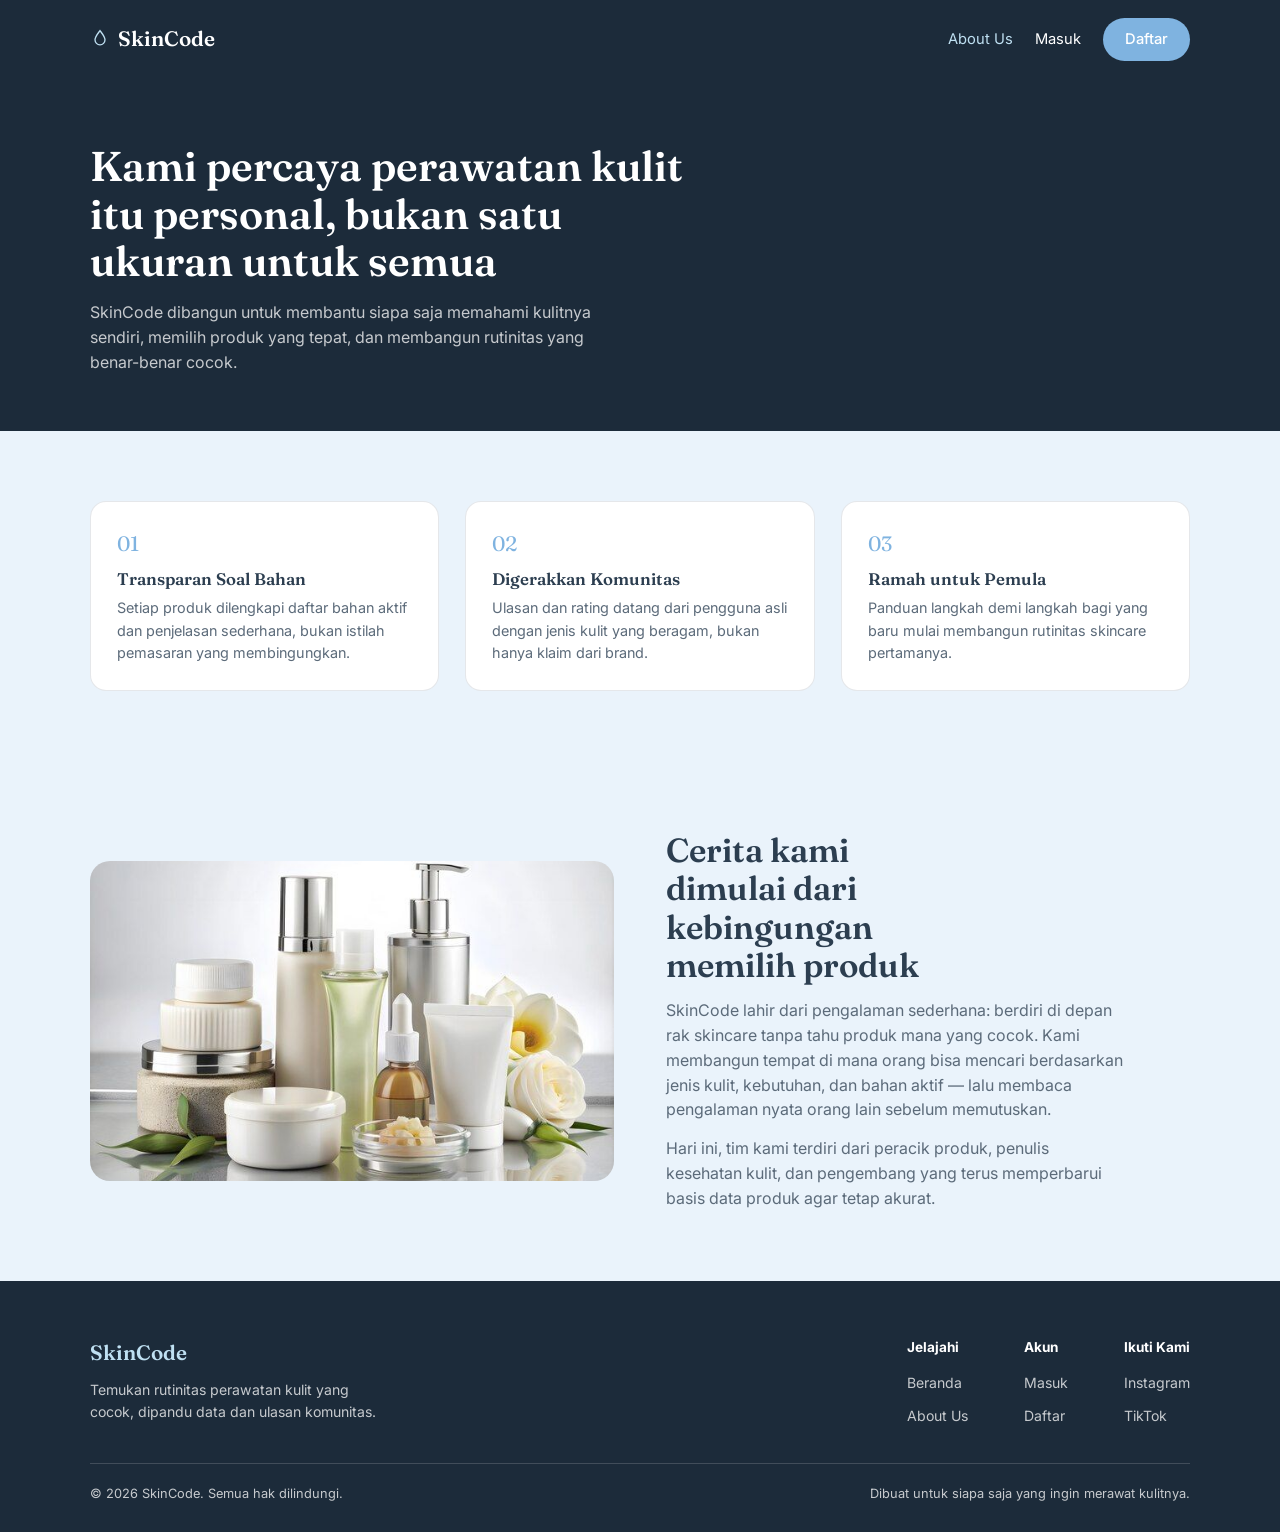
<file: about us.html>
<!DOCTYPE html>
<html lang="id">
<head>
<meta charset="UTF-8">
<meta name="viewport" content="width=device-width, initial-scale=1">
<title>About Us — SkinCode</title>
<link rel="preconnect" href="https://fonts.googleapis.com">
<link href="https://fonts.googleapis.com/css2?family=Fraunces:opsz,wght@9..144,500;9..144,600&family=Inter:wght@400;500;600&display=swap" rel="stylesheet">
<link rel="stylesheet" href="about us.css">
</head>
<body>

<header>
  <div class="header-row">
    <a href="Index.html" class="logo">
      <svg viewBox="0 0 24 24" fill="none"><path d="M12 2c3 4 6 7.5 6 11a6 6 0 0 1-12 0c0-3.5 3-7 6-11Z" stroke="#BFE0F2" stroke-width="1.6"/></svg>
      SkinCode
    </a>
    <nav class="primary">
      <a href="about us.html" class="active">About Us</a>
      <a href="masuk.html">Masuk</a>
      <a href="daftar.html" class="btn btn-blue">Daftar</a>
    </nav>
  </div>
</header>

<section class="page-hero">
  <div class="wrap">
    <h1>Kami percaya perawatan kulit itu personal, bukan satu ukuran untuk semua</h1>
    <p>SkinCode dibangun untuk membantu siapa saja memahami kulitnya sendiri, memilih produk yang tepat, dan membangun rutinitas yang benar-benar cocok.</p>
  </div>
</section>

<section>
  <div class="wrap">
    <div class="values-grid">
      <div class="value-card">
        <div class="num">01</div>
        <h3>Transparan Soal Bahan</h3>
        <p>Setiap produk dilengkapi daftar bahan aktif dan penjelasan sederhana, bukan istilah pemasaran yang membingungkan.</p>
      </div>
      <div class="value-card">
        <div class="num">02</div>
        <h3>Digerakkan Komunitas</h3>
        <p>Ulasan dan rating datang dari pengguna asli dengan jenis kulit yang beragam, bukan hanya klaim dari brand.</p>
      </div>
      <div class="value-card">
        <div class="num">03</div>
        <h3>Ramah untuk Pemula</h3>
        <p>Panduan langkah demi langkah bagi yang baru mulai membangun rutinitas skincare pertamanya.</p>
      </div>
    </div>
  </div>
</section>

<section class="story">
  <div class="wrap">
    <img src="images/skincare.jpg" alt="Tim SkinCode" class="story-visual">
    <div>
      <h2>Cerita kami dimulai dari kebingungan memilih produk</h2>
      <p>SkinCode lahir dari pengalaman sederhana: berdiri di depan rak skincare tanpa tahu produk mana yang cocok. Kami membangun tempat di mana orang bisa mencari berdasarkan jenis kulit, kebutuhan, dan bahan aktif — lalu membaca pengalaman nyata orang lain sebelum memutuskan.</p>
      <p>Hari ini, tim kami terdiri dari peracik produk, penulis kesehatan kulit, dan pengembang yang terus memperbarui basis data produk agar tetap akurat.</p>
    </div>
  </div>
</section>

<footer>
  <div class="wrap">
    <div class="footer-top">
      <div class="footer-brand">
        <span class="logo">SkinCode</span>
        <p>Temukan rutinitas perawatan kulit yang cocok, dipandu data dan ulasan komunitas.</p>
      </div>
      <div class="footer-cols">
        <div>
          <h4>Jelajahi</h4>
          <ul>
            <li><a href="Index.html">Beranda</a></li>
            <li><a href="about us.html">About Us</a></li>
          </ul>
        </div>
        <div>
          <h4>Akun</h4>
          <ul>
            <li><a href="masuk.html">Masuk</a></li>
            <li><a href="daftar.html">Daftar</a></li>
          </ul>
        </div>
        <div>
          <h4>Ikuti Kami</h4>
          <ul>
            <li><a href="#">Instagram</a></li>
            <li><a href="#">TikTok</a></li>
          </ul>
        </div>
      </div>
    </div>
    <div class="footer-bottom">
      <span>© 2026 SkinCode. Semua hak dilindungi.</span>
      <span>Dibuat untuk siapa saja yang ingin merawat kulitnya.</span>
    </div>
  </div>
</footer>

</body>
</html>
</file>
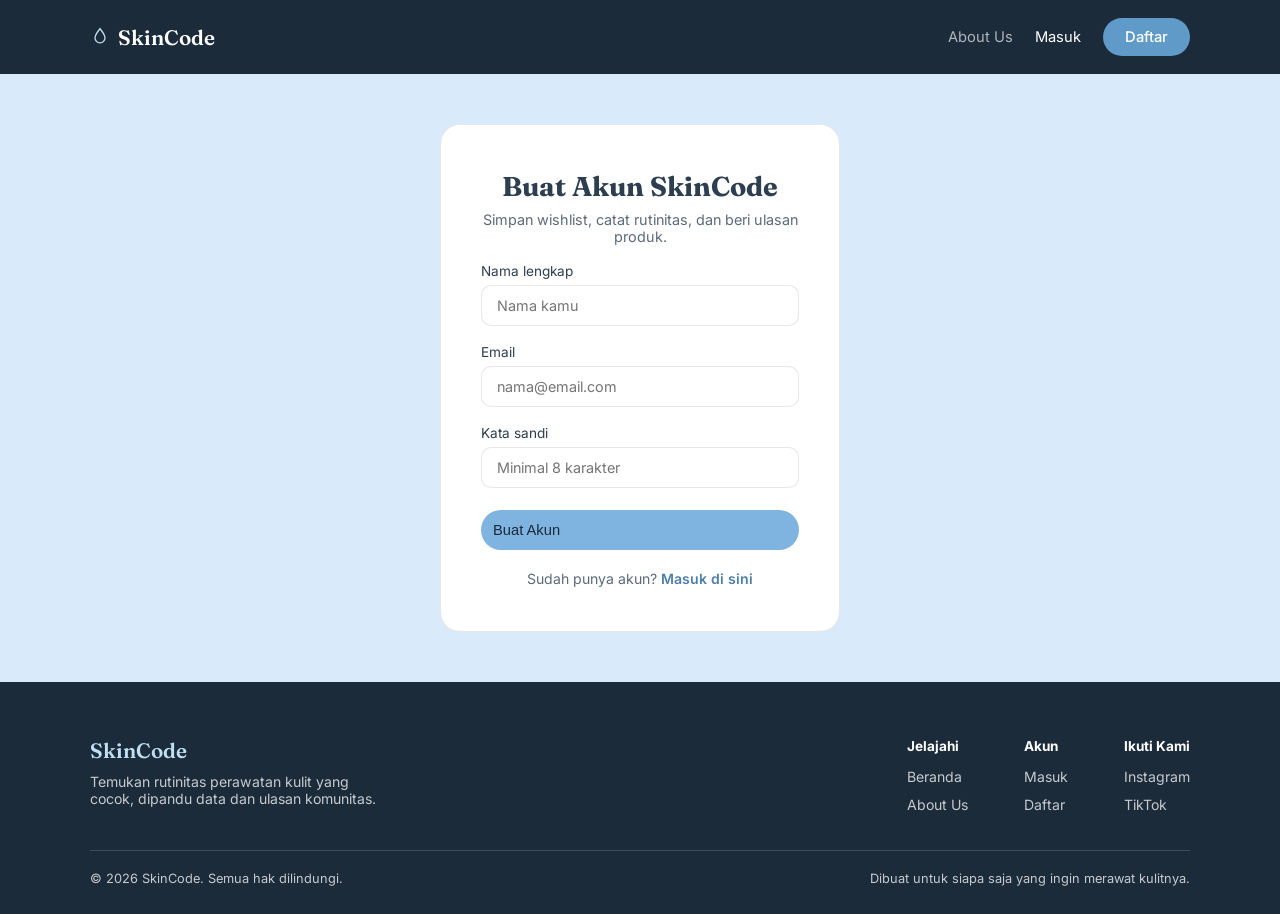
<file: daftar.html>
<!DOCTYPE html>
<html lang="id">
<head>
<meta charset="UTF-8">
<meta name="viewport" content="width=device-width, initial-scale=1">
<title>Daftar — SkinCode</title>
<link rel="preconnect" href="https://fonts.googleapis.com">
<link href="https://fonts.googleapis.com/css2?family=Fraunces:opsz,wght@9..144,500;9..144,600&family=Inter:wght@400;500;600&display=swap" rel="stylesheet">
<link rel="stylesheet" href="daftar.css">
</head>
<body>

<header>
  <div class="header-row">
    <a href="index.html" class="logo">
      <svg viewBox="0 0 24 24" fill="none"><path d="M12 2c3 4 6 7.5 6 11a6 6 0 0 1-12 0c0-3.5 3-7 6-11Z" stroke="#BFE0F2" stroke-width="1.6"/></svg>
      SkinCode
    </a>
    <nav class="primary">
      <a href="about.html" class="muted">About Us</a>
      <a href="masuk.html">Masuk</a>
      <a href="daftar.html" class="btn btn-blue active">Daftar</a>
    </nav>
  </div>
</header>

<section class="auth-section">
  <div class="auth-card">
    <h1>Buat Akun SkinCode</h1>
    <p class="sub">Simpan wishlist, catat rutinitas, dan beri ulasan produk.</p>
    <form onsubmit="return false">
      <div class="field">
        <label for="nama">Nama lengkap</label>
        <input id="nama" type="text" placeholder="Nama kamu" required>
      </div>
      <div class="field">
        <label for="email-daftar">Email</label>
        <input id="email-daftar" type="email" placeholder="nama@email.com" required>
      </div>
      <div class="field">
        <label for="pass-daftar">Kata sandi</label>
        <input id="pass-daftar" type="password" placeholder="Minimal 8 karakter" required>
      </div>
      <button type="submit" class="btn btn-blue btn-block">Buat Akun</button>
    </form>
    <p class="switch-line">Sudah punya akun? <a href="masuk.html">Masuk di sini</a></p>
  </div>
</section>

<footer>
  <div class="wrap">
    <div class="footer-top">
      <div class="footer-brand">
        <span class="logo">SkinCode</span>
        <p>Temukan rutinitas perawatan kulit yang cocok, dipandu data dan ulasan komunitas.</p>
      </div>
      <div class="footer-cols">
        <div>
          <h4>Jelajahi</h4>
          <ul>
            <li><a href="index.html">Beranda</a></li>
            <li><a href="about.html">About Us</a></li>
          </ul>
        </div>
        <div>
          <h4>Akun</h4>
          <ul>
            <li><a href="masuk.html">Masuk</a></li>
            <li><a href="daftar.html">Daftar</a></li>
          </ul>
        </div>
        <div>
          <h4>Ikuti Kami</h4>
          <ul>
            <li><a href="#">Instagram</a></li>
            <li><a href="#">TikTok</a></li>
          </ul>
        </div>
      </div>
    </div>
    <div class="footer-bottom">
      <span>© 2026 SkinCode. Semua hak dilindungi.</span>
      <span>Dibuat untuk siapa saja yang ingin merawat kulitnya.</span>
    </div>
  </div>
</footer>

</body>
</html>
</file>
<file: about us.css>
:root{
  --sky:#EAF3FB;
  --ink:#2C3E50;
  --ink-deep:#1C2B3A;
  --blue:#7FB3E0;
  --blue-soft:#BFE0F2;
  --teal:#A9D6D2;
  --teal-soft:#CDEDE9;
  --line: rgba(44,62,80,0.12);
  --line-lt: rgba(255,255,255,0.16);
}
*{box-sizing:border-box; margin:0; padding:0;}
body{font-family:'Inter', sans-serif; background:var(--sky); color:var(--ink); line-height:1.55;}
h1,h2,h3{font-family:'Fraunces', serif; font-weight:600; line-height:1.15;}
a{color:inherit; text-decoration:none;}
.wrap{max-width:1180px; margin:0 auto; padding:0 40px;}

header{background:var(--ink-deep);}
.header-row{display:flex; align-items:center; justify-content:space-between; padding:18px 40px; max-width:1180px; margin:0 auto;}
.logo{color:#fff; font-family:'Fraunces',serif; font-size:1.3rem; font-weight:600; display:flex; align-items:center; gap:8px;}
.logo svg{width:20px; height:20px;}
nav.primary{display:flex; align-items:center; gap:22px;}
nav.primary a{color:#fff; font-size:0.92rem;}
nav.primary a.active{color:var(--blue-soft);}
.btn{display:inline-flex; padding:10px 22px; border-radius:100px; font-size:0.92rem; font-weight:500; border:0; cursor:pointer;}
.btn-blue{background:var(--blue); color:var(--ink-deep);}

.page-hero{background:var(--ink-deep); color:#fff; padding:64px 0 56px;}
.page-hero h1{font-size:clamp(1.9rem,3.4vw,2.6rem); max-width:22ch;}
.page-hero p{margin-top:14px; color:rgba(255,255,255,0.75); max-width:52ch;}

section{padding:70px 0;}
.values-grid{display:grid; grid-template-columns:repeat(3,1fr); gap:26px;}
.value-card{border:1px solid var(--line); border-radius:16px; padding:26px; background:#fff;}
.value-card .num{font-family:'Fraunces',serif; color:var(--blue); font-size:1.3rem; margin-bottom:10px;}
.value-card h3{font-size:1.05rem; margin-bottom:8px;}
.value-card p{color:#5C6B7A; font-size:0.9rem;}
@media (max-width:800px){ .values-grid{grid-template-columns:1fr;} }

.story .wrap{display:grid; grid-template-columns:1fr 1fr; gap:52px; align-items:center;}
.story-visual{border-radius:20px; height:320px; width:100%; object-fit:cover;}
.story h2{font-size:clamp(1.7rem,2.6vw,2.3rem); max-width:14ch;}
.story p{margin-top:14px; color:#5C6B7A; max-width:46ch;}
@media (max-width:860px){ .story .wrap{grid-template-columns:1fr;} }

footer{background:var(--ink-deep); color:rgba(255,255,255,0.75); padding:56px 0 28px;}
.footer-top{display:flex; justify-content:space-between; gap:36px; flex-wrap:wrap; padding-bottom:36px; border-bottom:1px solid var(--line-lt);}
.footer-brand .logo{color:var(--blue-soft); display:block; margin-bottom:10px;}
.footer-brand p{max-width:32ch; font-size:0.88rem;}
.footer-cols{display:flex; gap:56px; flex-wrap:wrap;}
.footer-cols h4{color:#fff; font-size:0.85rem; margin-bottom:12px;}
.footer-cols ul{list-style:none; display:flex; flex-direction:column; gap:8px;}
.footer-cols a{font-size:0.88rem;}
.footer-bottom{display:flex; justify-content:space-between; padding-top:20px; font-size:0.8rem; flex-wrap:wrap; gap:10px;}

@media (max-width:860px){
  .hero .wrap, .spotlight .wrap{grid-template-columns:1fr;}
  .hero-art{height:260px;}
  .header-row{flex-wrap:wrap; padding:14px 20px;}
  .search-shell{order:3; max-width:100%; flex-basis:100%;}
  .wrap, .hero{padding-left:20px; padding-right:20px;}
}
</file>
<file: daftar.css>
:root{
  --sky:#EAF3FB;
  --ink:#2C3E50;
  --ink-deep:#1C2B3A;
  --blue:#7FB3E0;
  --blue-soft:#BFE0F2;
  --line: rgba(44,62,80,0.12);
  --line-lt: rgba(255,255,255,0.16);
}
*{box-sizing:border-box; margin:0; padding:0;}
body{font-family:'Inter', sans-serif; background:var(--sky); color:var(--ink);}
h1{font-family:'Fraunces', serif;}
a{color:inherit; text-decoration:none;}
.wrap{max-width:1180px; margin:0 auto; padding:0 40px;}

header{background:var(--ink-deep);}
.header-row{display:flex; align-items:center; justify-content:space-between; padding:18px 40px; max-width:1180px; margin:0 auto;}
.logo{color:#fff; font-family:'Fraunces',serif; font-size:1.3rem; font-weight:600; display:flex; align-items:center; gap:8px;}
.logo svg{width:20px; height:20px;}
nav.primary{display:flex; align-items:center; gap:22px;}
nav.primary a{color:#fff; font-size:0.92rem;}
nav.primary a.muted{color:rgba(255,255,255,0.65);}
.btn{display:inline-flex; padding:10px 22px; border-radius:100px; font-size:0.92rem; font-weight:500; border:0; cursor:pointer;}
.btn-blue{background:var(--blue); color:var(--ink-deep);}
.btn.active{background:#5F9AC9;}

.auth-section{min-height:65vh; display:flex; align-items:center; justify-content:center; background:#D9EBFA; padding:50px 20px;}
.auth-card{background:#fff; border:1px solid var(--line); border-radius:20px; padding:44px 40px; width:100%; max-width:400px; text-align:center;}
.auth-card h1{font-size:1.7rem;}
.auth-card .sub{color:#5C6B7A; font-size:0.9rem; margin-top:8px;}
.field{margin-top:18px; text-align:left;}
.field label{display:block; font-size:0.85rem; margin-bottom:6px;}
.field input{width:100%; padding:11px 15px; border:1px solid var(--line); border-radius:10px; font-size:0.9rem; font-family:'Inter',sans-serif;}
.field input:focus{border-color:var(--blue); outline:none;}
.btn-block{width:100%; margin-top:22px; padding:12px;}
.switch-line{margin-top:20px; font-size:0.88rem; color:#5C6B7A;}
.switch-line a{color:#4E7FA8; font-weight:600;}

footer{background:var(--ink-deep); color:rgba(255,255,255,0.75); padding:56px 0 28px;}
.footer-top{display:flex; justify-content:space-between; gap:36px; flex-wrap:wrap; padding-bottom:36px; border-bottom:1px solid var(--line-lt);}
.footer-brand .logo{color:var(--blue-soft); display:block; margin-bottom:10px;}
.footer-brand p{max-width:32ch; font-size:0.88rem;}
.footer-cols{display:flex; gap:56px; flex-wrap:wrap;}
.footer-cols h4{color:#fff; font-size:0.85rem; margin-bottom:12px;}
.footer-cols ul{list-style:none; display:flex; flex-direction:column; gap:8px;}
.footer-cols a{font-size:0.88rem;}
.footer-bottom{display:flex; justify-content:space-between; padding-top:20px; font-size:0.8rem; flex-wrap:wrap; gap:10px;}

@media (max-width:860px){
  .hero .wrap, .spotlight .wrap{grid-template-columns:1fr;}
  .hero-art{height:260px;}
  .header-row{flex-wrap:wrap; padding:14px 20px;}
  .search-shell{order:3; max-width:100%; flex-basis:100%;}
  .wrap, .hero{padding-left:20px; padding-right:20px;}
}
</file>
